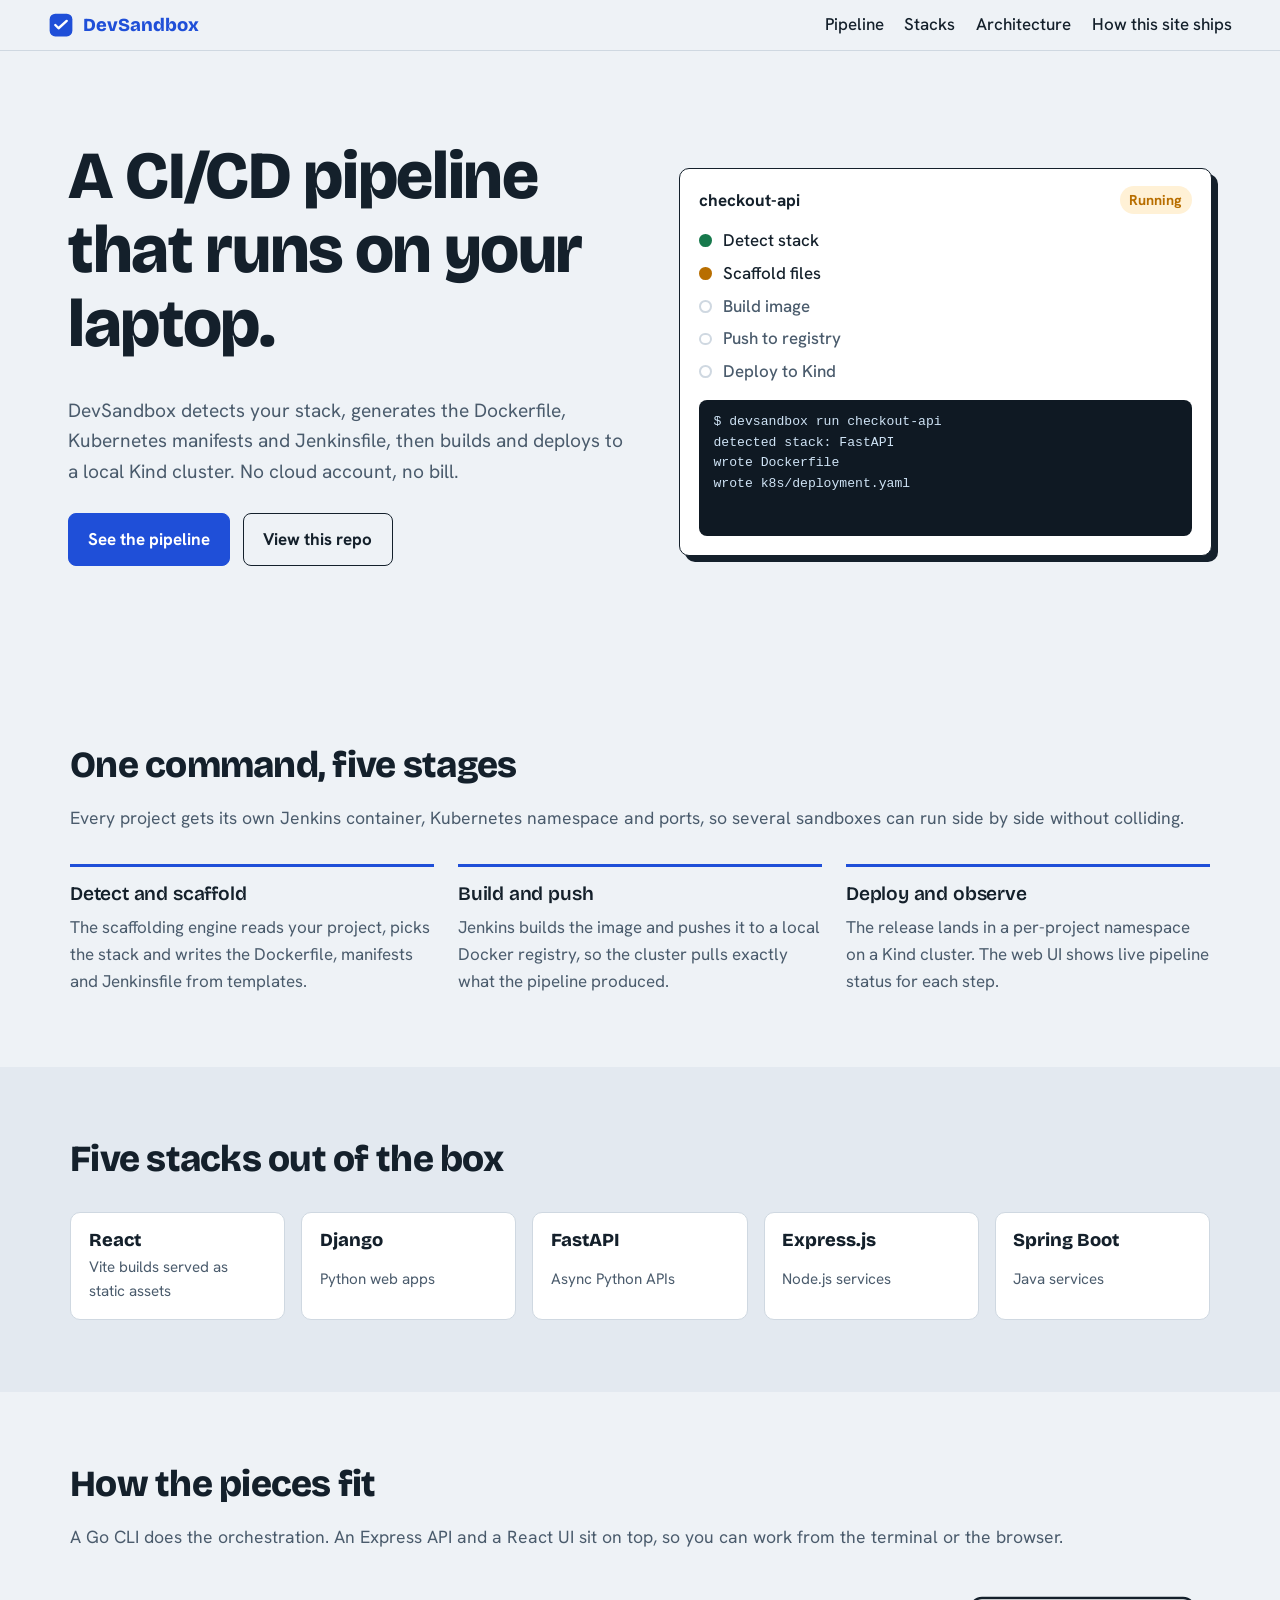
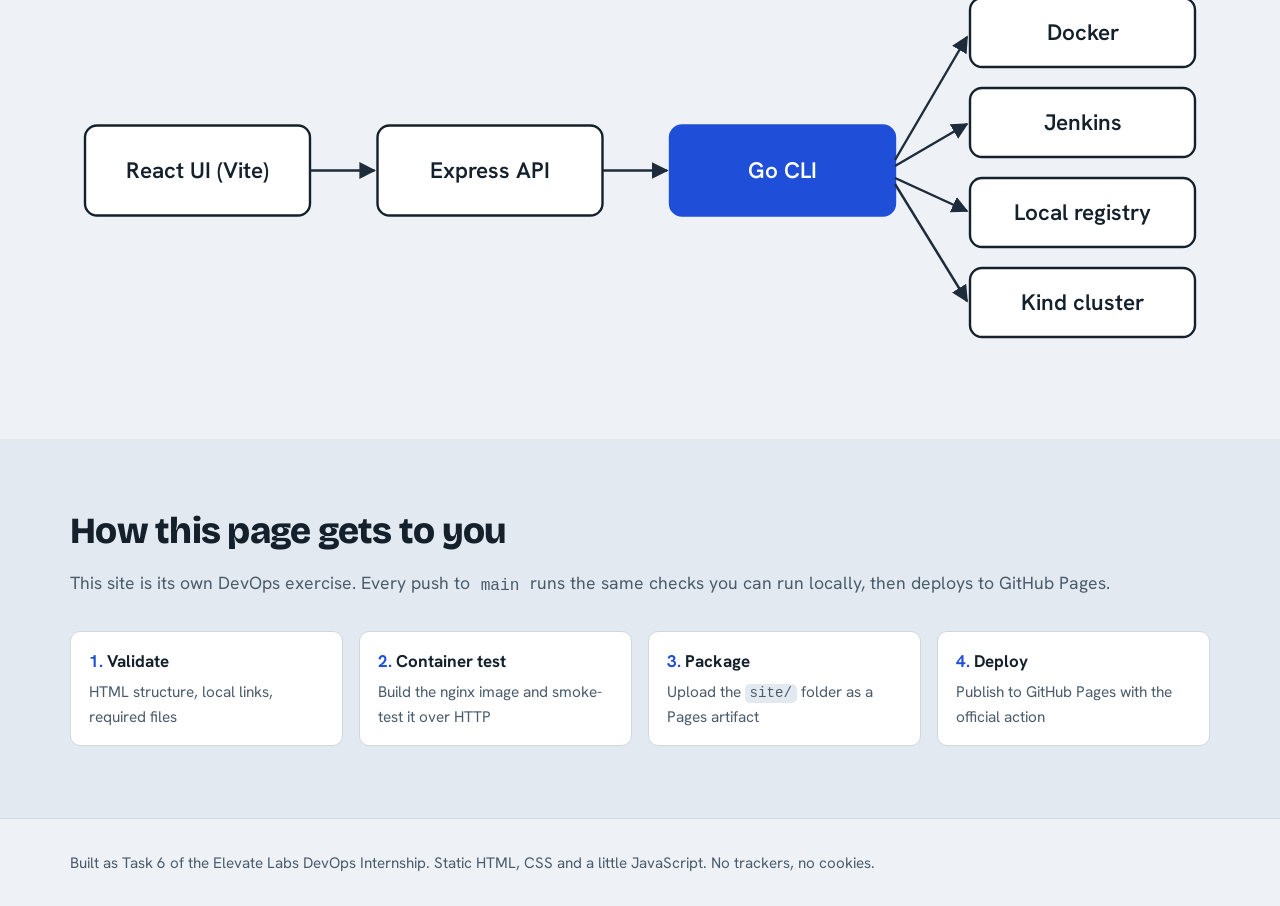
<file: site/index.html>
<!DOCTYPE html>
<html lang="en">
<head>
  <meta charset="utf-8">
  <meta name="viewport" content="width=device-width, initial-scale=1">
  <title>DevSandbox: a CI/CD pipeline that runs on your laptop</title>
  <meta name="description" content="DevSandbox scaffolds, builds and deploys your app locally with Docker, Jenkins, Kind Kubernetes and a local registry.">
  <meta property="og:title" content="DevSandbox: a CI/CD pipeline that runs on your laptop">
  <meta property="og:description" content="Detect your stack, generate the pipeline, and deploy to a local Kubernetes cluster. No cloud account needed.">
  <meta property="og:type" content="website">
  <link rel="icon" href="assets/favicon.svg" type="image/svg+xml">
  <link rel="preconnect" href="https://fonts.googleapis.com">
  <link rel="preconnect" href="https://fonts.gstatic.com" crossorigin>
  <link rel="stylesheet" href="https://fonts.googleapis.com/css2?family=Bricolage+Grotesque:wght@600;800&family=Hanken+Grotesk:wght@400;500;700&display=swap">
  <link rel="stylesheet" href="assets/css/style.css">
</head>
<body>
  <a class="skip" href="#main">Skip to content</a>

  <header class="top">
    <a class="brand" href="#top" aria-label="DevSandbox home">
      <svg width="26" height="26" viewBox="0 0 32 32" aria-hidden="true"><rect x="2" y="2" width="28" height="28" rx="7" fill="currentColor"/><path d="M9 16l4 4 10-9" fill="none" stroke="#fff" stroke-width="3" stroke-linecap="round" stroke-linejoin="round"/></svg>
      DevSandbox
    </a>
    <nav aria-label="Primary">
      <a href="#pipeline">Pipeline</a>
      <a href="#stacks">Stacks</a>
      <a href="#architecture">Architecture</a>
      <a href="#delivery">How this site ships</a>
    </nav>
  </header>

  <main id="main">
    <section class="hero" id="top">
      <div class="hero-copy">
        <h1>A CI/CD pipeline that runs on your laptop.</h1>
        <p class="lede">DevSandbox detects your stack, generates the Dockerfile, Kubernetes manifests and Jenkinsfile, then builds and deploys to a local Kind cluster. No cloud account, no bill.</p>
        <p class="cta-row">
          <a class="btn primary" href="#pipeline">See the pipeline</a>
          <a class="btn" id="repo-link" href="https://github.com/ROHITH69/devsandbox-pages">View this repo</a>
        </p>
      </div>

      <div class="run" id="run" aria-label="Simulated pipeline run">
        <div class="run-head">
          <span class="run-title">checkout-api</span>
          <span class="run-status" id="run-status" role="status">Queued</span>
        </div>
        <ol class="stages" id="stages">
          <li data-stage="detect"><span class="dot"></span>Detect stack</li>
          <li data-stage="scaffold"><span class="dot"></span>Scaffold files</li>
          <li data-stage="build"><span class="dot"></span>Build image</li>
          <li data-stage="push"><span class="dot"></span>Push to registry</li>
          <li data-stage="deploy"><span class="dot"></span>Deploy to Kind</li>
        </ol>
        <pre class="log" id="log" aria-live="off"></pre>
        <button class="replay" id="replay" type="button" hidden>Run again</button>
      </div>
    </section>

    <section id="pipeline" class="band">
      <h2>One command, five stages</h2>
      <p class="sub">Every project gets its own Jenkins container, Kubernetes namespace and ports, so several sandboxes can run side by side without colliding.</p>
      <div class="grid3">
        <article>
          <h3>Detect and scaffold</h3>
          <p>The scaffolding engine reads your project, picks the stack and writes the Dockerfile, manifests and Jenkinsfile from templates.</p>
        </article>
        <article>
          <h3>Build and push</h3>
          <p>Jenkins builds the image and pushes it to a local Docker registry, so the cluster pulls exactly what the pipeline produced.</p>
        </article>
        <article>
          <h3>Deploy and observe</h3>
          <p>The release lands in a per-project namespace on a Kind cluster. The web UI shows live pipeline status for each step.</p>
        </article>
      </div>
    </section>

    <section id="stacks" class="band alt">
      <h2>Five stacks out of the box</h2>
      <ul class="stack-list">
        <li><strong>React</strong><span>Vite builds served as static assets</span></li>
        <li><strong>Django</strong><span>Python web apps</span></li>
        <li><strong>FastAPI</strong><span>Async Python APIs</span></li>
        <li><strong>Express.js</strong><span>Node.js services</span></li>
        <li><strong>Spring Boot</strong><span>Java services</span></li>
      </ul>
    </section>

    <section id="architecture" class="band">
      <h2>How the pieces fit</h2>
      <p class="sub">A Go CLI does the orchestration. An Express API and a React UI sit on top, so you can work from the terminal or the browser.</p>
      <figure class="arch">
        <svg viewBox="0 0 760 250" role="img" aria-labelledby="arch-t arch-d">
          <title id="arch-t">DevSandbox architecture</title>
          <desc id="arch-d">The React UI calls the Express API, which runs the Go CLI. The CLI drives Docker, Jenkins, a local registry and a Kind Kubernetes cluster.</desc>
          <defs><marker id="ah" viewBox="0 0 10 10" refX="9" refY="5" markerWidth="7" markerHeight="7" orient="auto"><path d="M0 0L10 5L0 10z" fill="#1d2b3a"/></marker></defs>
          <g class="box"><rect x="10" y="95" width="150" height="60" rx="8"/><text x="85" y="130">React UI (Vite)</text></g>
          <g class="box"><rect x="205" y="95" width="150" height="60" rx="8"/><text x="280" y="130">Express API</text></g>
          <g class="box key"><rect x="400" y="95" width="150" height="60" rx="8"/><text x="475" y="130">Go CLI</text></g>
          <g class="box"><rect x="600" y="10" width="150" height="46" rx="8"/><text x="675" y="38">Docker</text></g>
          <g class="box"><rect x="600" y="70" width="150" height="46" rx="8"/><text x="675" y="98">Jenkins</text></g>
          <g class="box"><rect x="600" y="130" width="150" height="46" rx="8"/><text x="675" y="158">Local registry</text></g>
          <g class="box"><rect x="600" y="190" width="150" height="46" rx="8"/><text x="675" y="218">Kind cluster</text></g>
          <g stroke="#1d2b3a" stroke-width="1.6" fill="none" marker-end="url(#ah)">
            <path d="M160 125H203"/><path d="M355 125H398"/>
            <path d="M550 118L598 36"/><path d="M550 122L598 94"/><path d="M550 130L598 152"/><path d="M550 134L598 212"/>
          </g>
        </svg>
      </figure>
    </section>

    <section id="delivery" class="band alt">
      <h2>How this page gets to you</h2>
      <p class="sub">This site is its own DevOps exercise. Every push to <code>main</code> runs the same checks you can run locally, then deploys to GitHub Pages.</p>
      <ol class="flow">
        <li><strong>Validate</strong><span>HTML structure, local links, required files</span></li>
        <li><strong>Container test</strong><span>Build the nginx image and smoke-test it over HTTP</span></li>
        <li><strong>Package</strong><span>Upload the <code>site/</code> folder as a Pages artifact</span></li>
        <li><strong>Deploy</strong><span>Publish to GitHub Pages with the official action</span></li>
      </ol>
    </section>
  </main>

  <footer>
    <p>Built as Task 6 of the Elevate Labs DevOps Internship. Static HTML, CSS and a little JavaScript. No trackers, no cookies.</p>
  </footer>

  <script src="assets/js/main.js" defer></script>
</body>
</html>
</file>
<file: site/assets/css/style.css>
:root{
  --bg:#eef2f6; --panel:#ffffff; --ink:#14202b; --muted:#4a5b6c; --line:#cfd8e1;
  --blue:#1f4fd8; --blue-ink:#ffffff; --amber:#b86e00; --green:#17794c; --band:#e3e9f0;
  --radius:10px;
}
*{box-sizing:border-box}
html{scroll-behavior:smooth;scroll-padding-top:72px}
body{margin:0;background:var(--bg);color:var(--ink);font:400 1.0625rem/1.6 "Hanken Grotesk",system-ui,-apple-system,"Segoe UI",Roboto,sans-serif}
h1,h2,h3{font-family:"Bricolage Grotesque","Hanken Grotesk",system-ui,sans-serif;line-height:1.1;margin:0 0 .5em;letter-spacing:-.02em}
h1{font-size:clamp(2.4rem,5.4vw,4.2rem);font-weight:800}
h2{font-size:clamp(1.7rem,3vw,2.3rem);font-weight:800}
h3{font-size:1.2rem;font-weight:600;letter-spacing:-.01em}
p{margin:0 0 1em;max-width:62ch}
a{color:var(--blue)}
code{font-family:ui-monospace,SFMono-Regular,Menlo,Consolas,monospace;font-size:.92em;background:var(--band);padding:.1em .35em;border-radius:5px}
:focus-visible{outline:3px solid var(--blue);outline-offset:3px;border-radius:4px}

.skip{position:absolute;left:-999px;top:0;background:var(--ink);color:#fff;padding:.6rem 1rem;z-index:20}
.skip:focus{left:8px;top:8px}

.top{position:sticky;top:0;z-index:10;display:flex;justify-content:space-between;align-items:center;gap:1rem;
  padding:.7rem clamp(1rem,4vw,3rem);background:rgba(238,242,246,.92);backdrop-filter:blur(8px);border-bottom:1px solid var(--line)}
.brand{display:flex;align-items:center;gap:.55rem;font:800 1.15rem "Bricolage Grotesque",sans-serif;color:var(--blue);text-decoration:none}
.top nav{display:flex;gap:1.3rem;flex-wrap:wrap}
.top nav a{color:var(--ink);text-decoration:none;font-weight:500}
.top nav a:hover{color:var(--blue);text-decoration:underline}

.hero{display:grid;grid-template-columns:1.05fr 1fr;gap:clamp(1.5rem,4vw,4rem);align-items:center;
  padding:clamp(2.5rem,7vw,6rem) clamp(1rem,4vw,3rem);max-width:1240px;margin:0 auto}
.lede{font-size:1.2rem;color:var(--muted)}
.cta-row{display:flex;gap:.8rem;flex-wrap:wrap;margin-top:1.6rem}
.btn{display:inline-block;padding:.75rem 1.2rem;border-radius:8px;border:1.5px solid var(--ink);color:var(--ink);font-weight:700;text-decoration:none;background:transparent}
.btn:hover{background:var(--ink);color:#fff}
.btn.primary{background:var(--blue);border-color:var(--blue);color:var(--blue-ink)}
.btn.primary:hover{background:#173db0;border-color:#173db0}

.run{background:var(--panel);border:1.5px solid var(--ink);border-radius:var(--radius);padding:1.1rem 1.2rem 1.2rem;box-shadow:6px 6px 0 var(--ink)}
.run-head{display:flex;justify-content:space-between;align-items:center;margin-bottom:.8rem;font-weight:700}
.run-status{font-size:.9rem;padding:.15rem .6rem;border-radius:99px;background:var(--band);color:var(--muted)}
.run-status.running{background:#fff1d6;color:var(--amber)}
.run-status.passed{background:#d9f2e5;color:var(--green)}
.stages{list-style:none;margin:0 0 .9rem;padding:0;display:grid;gap:.35rem}
.stages li{display:flex;align-items:center;gap:.7rem;color:var(--muted);font-weight:500}
.stages .dot{width:.8rem;height:.8rem;border-radius:50%;border:2px solid var(--line);background:transparent;flex:none}
.stages li.active{color:var(--ink)}
.stages li.active .dot{border-color:var(--amber);background:var(--amber)}
.stages li.done{color:var(--ink)}
.stages li.done .dot{border-color:var(--green);background:var(--green)}
.log{margin:0;min-height:8.5rem;max-height:8.5rem;overflow:hidden;background:#0f1923;color:#cfe3f5;border-radius:8px;padding:.8rem .9rem;
  font:.82rem/1.55 ui-monospace,SFMono-Regular,Menlo,Consolas,monospace;white-space:pre-wrap}
.replay{margin-top:.8rem;background:none;border:0;color:var(--blue);font:700 .95rem "Hanken Grotesk",sans-serif;cursor:pointer;padding:.2rem 0;text-decoration:underline}
.replay[hidden]{display:none}

.band{padding:clamp(2.5rem,6vw,4.5rem) clamp(1rem,4vw,3rem)}
.band>*{max-width:1140px;margin-left:auto;margin-right:auto}
.band.alt{background:var(--band)}
.sub{color:var(--muted);font-size:1.1rem}
.grid3{display:grid;grid-template-columns:repeat(auto-fit,minmax(250px,1fr));gap:1.5rem;margin-top:2rem}
.grid3 article{border-top:3px solid var(--blue);padding-top:1rem}
.grid3 p{color:var(--muted);margin:0}

.stack-list{list-style:none;padding:0;margin:2rem auto 0;display:grid;grid-template-columns:repeat(auto-fit,minmax(190px,1fr));gap:1rem}
.stack-list li{background:var(--panel);border:1.5px solid var(--line);border-radius:var(--radius);padding:1rem 1.1rem;display:grid;gap:.25rem}
.stack-list strong{font:800 1.15rem "Bricolage Grotesque",sans-serif}
.stack-list span{color:var(--muted);font-size:.95rem}

.arch{margin:2rem auto 0;overflow-x:auto}
.arch svg{width:100%;min-width:620px;height:auto}
.arch .box rect{fill:var(--panel);stroke:var(--ink);stroke-width:1.6}
.arch .box.key rect{fill:var(--blue);stroke:var(--blue)}
.arch .box text{font:600 15px "Hanken Grotesk",sans-serif;fill:var(--ink);text-anchor:middle}
.arch .box.key text{fill:#fff}

.flow{list-style:none;padding:0;margin:2rem auto 0;display:grid;grid-template-columns:repeat(auto-fit,minmax(220px,1fr));gap:1rem;counter-reset:step}
.flow li{counter-increment:step;background:var(--panel);border-radius:var(--radius);padding:1rem 1.1rem;border:1.5px solid var(--line);display:grid;gap:.3rem}
.flow li strong::before{content:counter(step) ". ";color:var(--blue)}
.flow span{color:var(--muted);font-size:.96rem}

footer{padding:2rem clamp(1rem,4vw,3rem);border-top:1px solid var(--line);color:var(--muted);font-size:.95rem}
footer p{margin:0 auto;max-width:1140px}

.notfound{min-height:100vh;display:grid;place-content:center;gap:.5rem;padding:2rem}

@media (max-width:860px){
  .hero{grid-template-columns:1fr}
  .top nav{gap:.9rem;font-size:.95rem}
}
@media (prefers-reduced-motion:reduce){
  html{scroll-behavior:auto}
}
</file>
